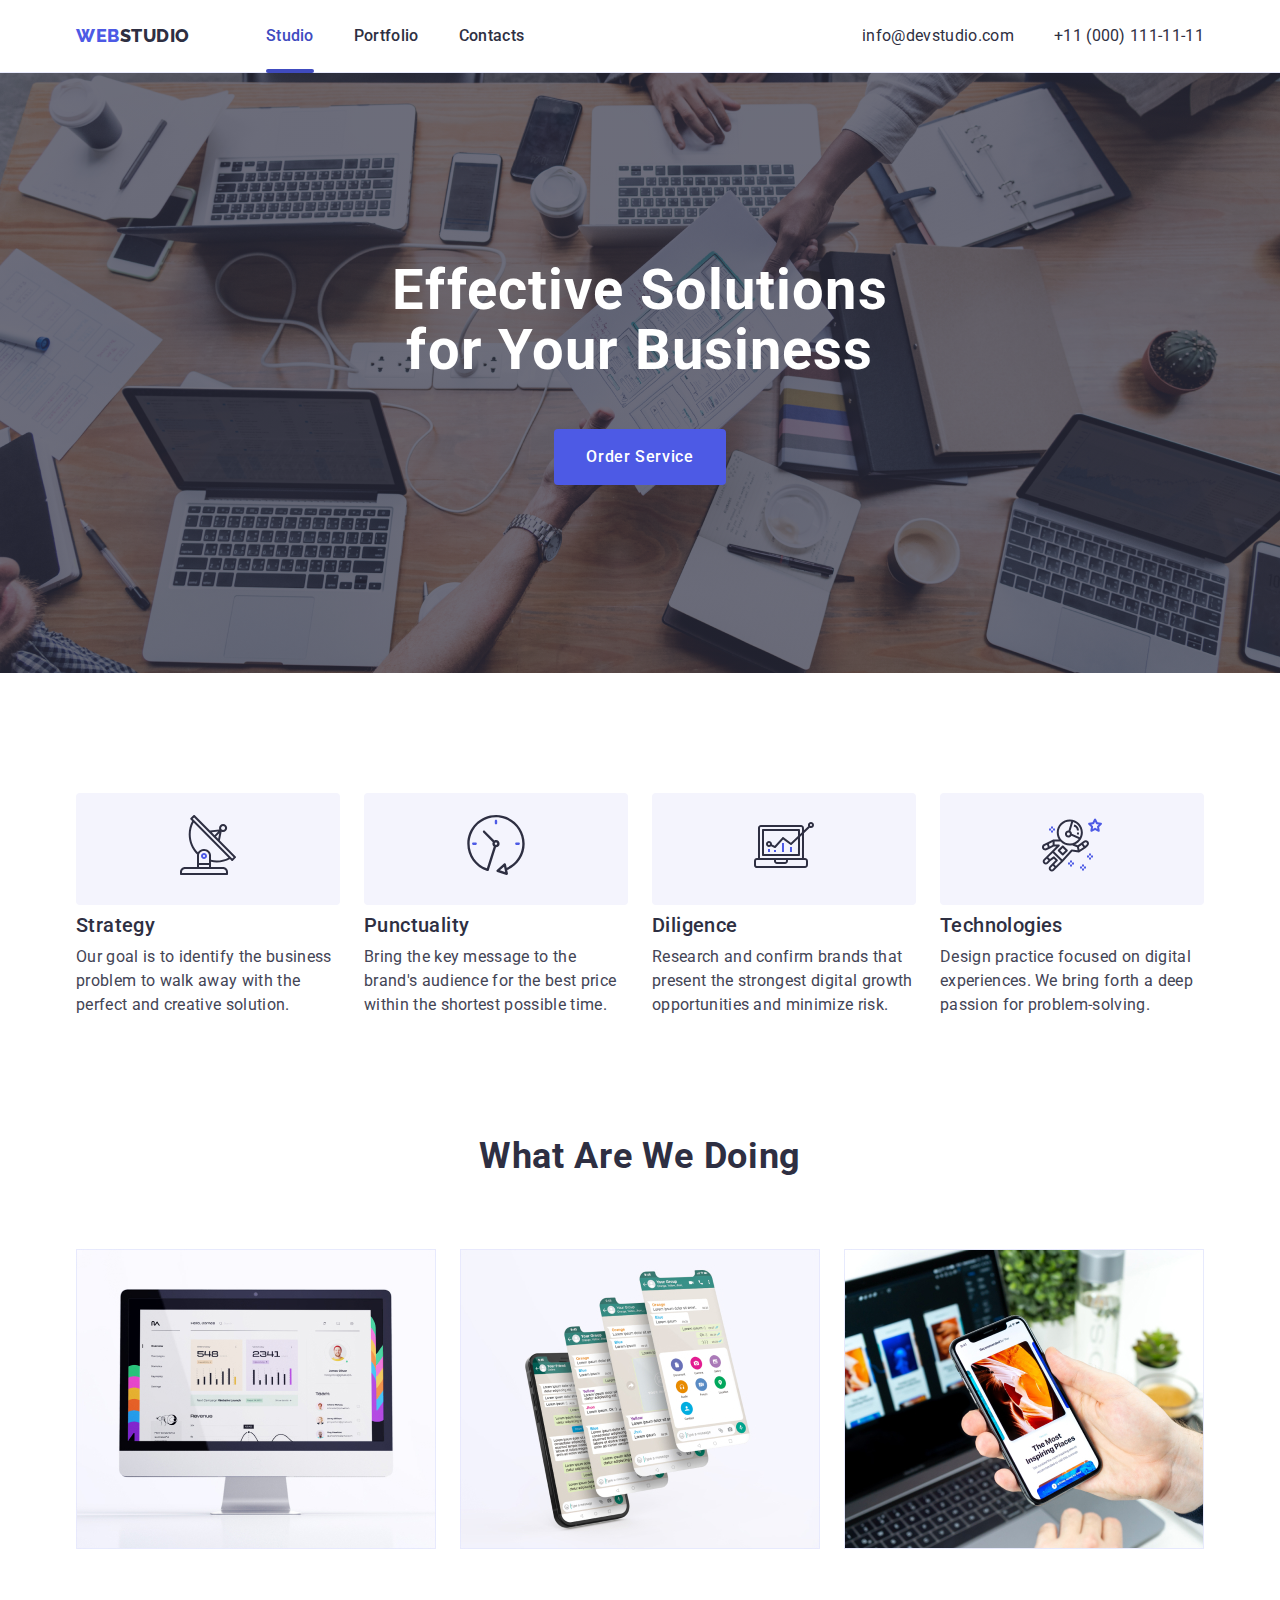
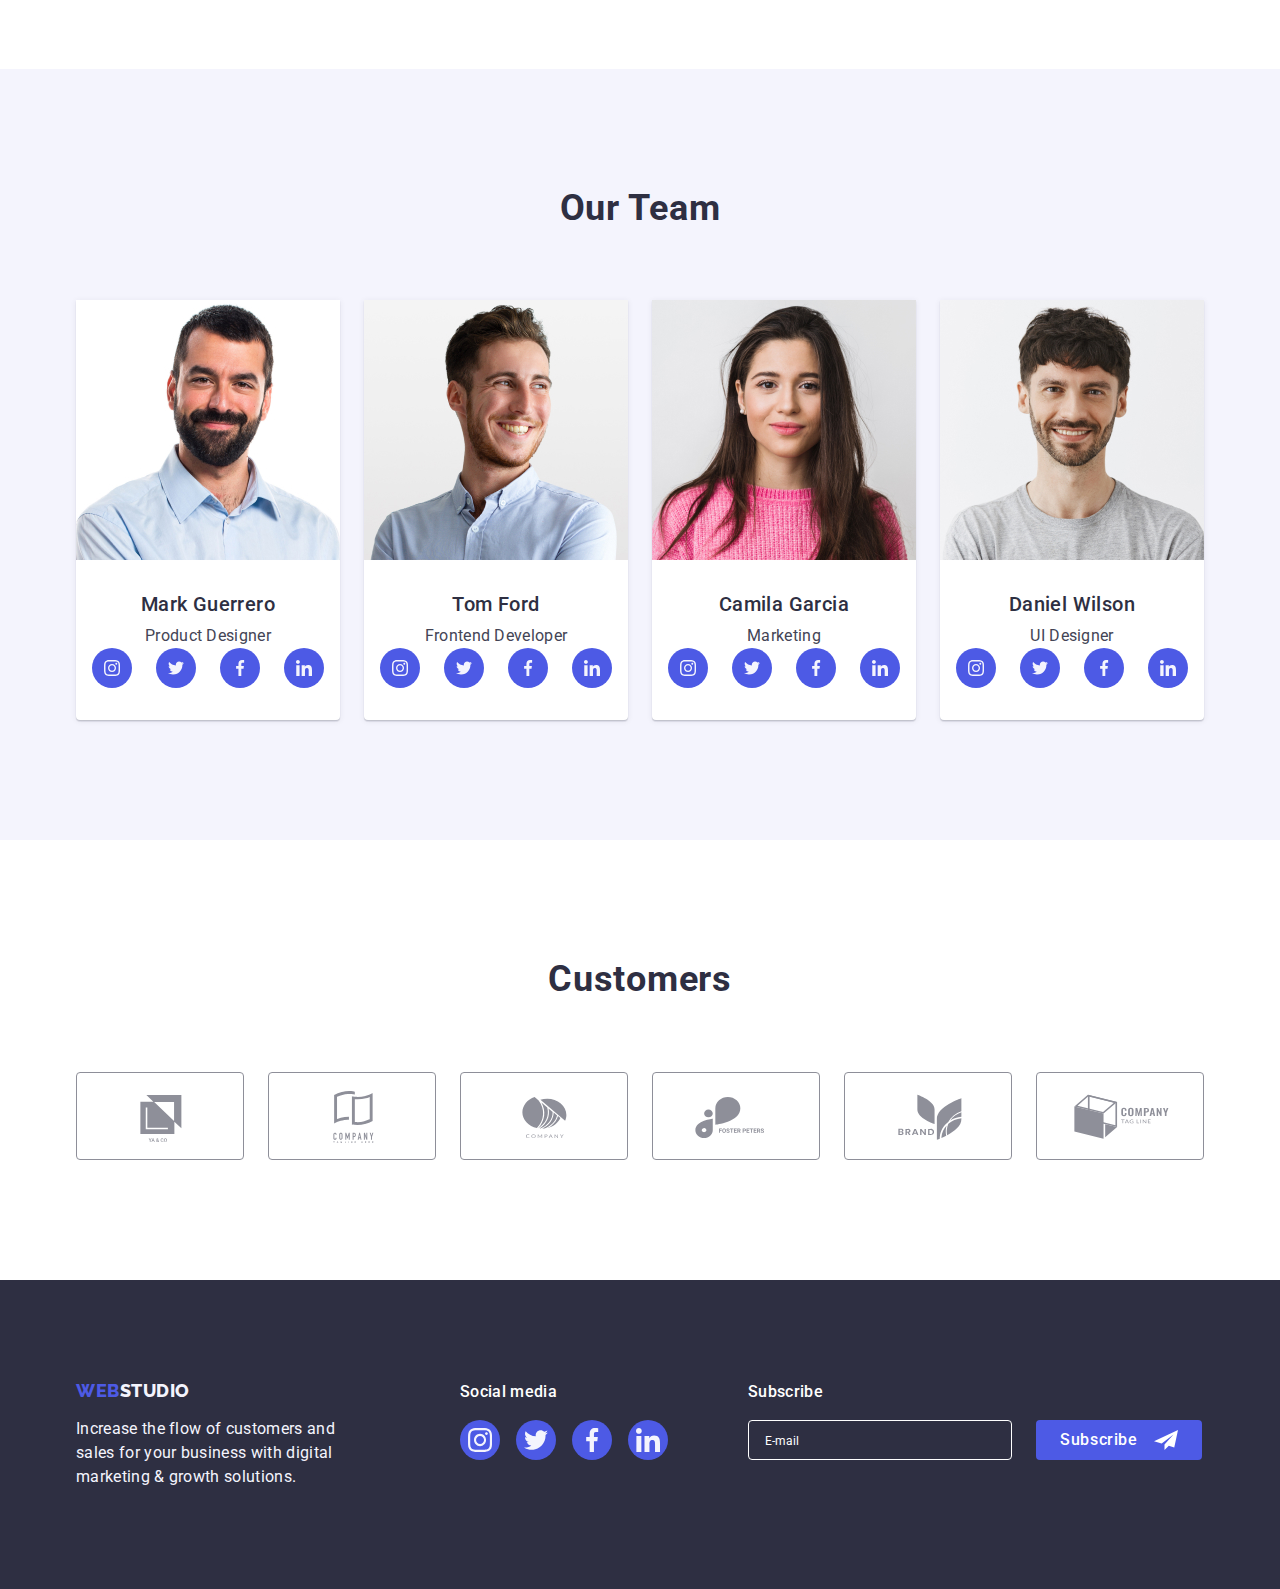
<file: index.html>
<!DOCTYPE html>
<html lang="en">
  <head>
    <meta charset="UTF-8" />
    <meta http-equiv="X-UA-Compatible" content="IE=edge" />
    <meta name="viewport" content="width=device-width, initial-scale=1.0" />
    <title>Document</title>
    <link rel="preconnect" href="https://fonts.googleapis.com" />
    <link rel="preconnect" href="https://fonts.gstatic.com" crossorigin />
    <link
      href="https://fonts.googleapis.com/css2?family=Open+Sans:wght@300&family=Raleway:wght@800&family=Roboto:wght@400;500;700;900&display=swap"
      rel="stylesheet"/>
    <link rel="stylesheet" href="https://cdnjs.cloudflare.com/ajax/libs/modern-normalize/1.1.0/modern-normalize.min.css">
    <link rel="stylesheet" href="./css/styles.css" />
  </head>
  <body class="body">
    <header class="main-header">
      <div class="main-navigation container">
      <nav class="main-navigation">
        <a class="link-logo link" href="./index.html">Web<span class="link-logo-span logo-text">Studio</span></a>
        <ul class="menu list">
          <li class="menu-item">
            <a class="menu-link menu-link-index link" href="./index.html">Studio</a>
          </li>
          <li class="menu-item">
            <a class="menu-link link" href="./portfolio.html">Portfolio</a>
          </li>
          <li class="menu-item">
            <a class="menu-link link" href="">Contacts</a>
          </li>
        </ul>
      </nav>
      <address class="address">
        <ul class="menu menu-stin list">
          <li class="menu-item">
            <a class="menu-link-adresa link" href="mailto:info@devstudio.com"
              >info@devstudio.com</a
            >
          </li>
          <li class="menu-item">
            <a class="menu-link-adresa link" href="tel:+110001111111"
              >+11 (000) 111-11-11</a
            >
          </li>
        </ul>
      </address>
    </div>
    </header>
    <main> 
      <section class="hero hero-image">
        <div class="container">
        <h1 class="main-title">
          Effective Solutions <br class="main-title" />
          for Your Business
        </h1>
        <button class="button-title" type="button" data-modal-open>Order Service</button>
        </div>
      </section>
      <section class="section-one">
        <div class="container">
        <h2 class="sectionn-one fantom list">Nevim Proc</h2>
        <ul class="section-one-one list">
          <li class="section-one-two">
            <div class="ikonky">
              <svg class="ikonka" width="64" height="64">
                <use href="./images/icons.svg#icon-antenna-1-1"></use>
              </svg>
            </div>
            <h3 class="sub-sub-title list">Strategy</h3>
            <p class="complementary-text">
              Our goal is to identify the business problem to walk away with the
              perfect and creative solution.
            </p>
          </li>
          <li class="section-one-two">
            <div class="ikonky">
                <svg class="ikonka" width="64" height="64">
                  <use href="./images/icons.svg#icon-clock-1-1"></use>
                </svg>
            </div>
            <h3 class="sub-sub-title list">Punctuality</h3>
            <p class="complementary-text">
              Bring the key message to the brand's audience for the best price
              within the shortest possible time.
            </p>
          </li>
          <li class="section-one-two">
            <div class="ikonky">
              <svg class="ikonka" width="64" height="64">
                <use href="./images/icons.svg#icon-diagram-1-1"></use>
              </svg>
            </div>
            <h3 class="sub-sub-title list">Diligence</h3>
            <p class="complementary-text">
              Research and confirm brands that present the strongest digital
              growth opportunities and minimize risk.
            </p>
          </li>
          <li class="section-one-two">
            <div class="ikonky">
              <svg class="ikonka" width="64" height="64">
                <use href="./images/icons.svg#icon-astronaut-1-1"></use>
              </svg>
            </div>
            <h3 class="sub-sub-title list">Technologies</h3>
            <p class="complementary-text">
              Design practice focused on digital experiences. We bring forth a
              deep passion for problem-solving.
            </p>
          </li>
        </ul>
      </div>
      </section>
      <section class="section-two">
        <div class="container">
        <h2 class="complementary-title">What are we doing</h2>
        <ul class="section-two-one list flex-conteiner">
          <li class="image"><img src="./images/wawd1.jpg" alt="monitor" width="360" /></li>
          <li class="image"><img src="./images/wawd2.jpg" alt="mobile" width="360" /></li>
          <li class="image"><img src="./images/wawd3.jpg" alt="laptop" width="360" /></li>
        </ul>
        </div>
      </section>
      <section class="section-three">
        <div class="container">
        <h2 class="complementary-title">Our Team</h2>
        <ul class="section-three-one list flex-conteiner">
          <li class="section-three-two">
            <img src="./images/mark.jpg" alt="product designer" width="264" />
            <div class="jmeno-prace">
            <h3 class="sub-sub-title">Mark Guerrero</h3>
            <p class="complementary-text">Product Designer</p>
            <ul class="social-list list ">
              <li class="social-list-item">
                <a href="" class="social-list-link">
                  <svg class="social-list-icon" width="16" height="16">
                    <use href="./images/icons.svg#icon-instagram"></use>
                  </svg>
                </a>
              </li>
              <li class="social-list-item">
                <a href="" class="social-list-link">
                  <svg class="social-list-icon" width="16" height="16">
                    <use href="./images/icons.svg#icon-twitter"></use>
                  </svg>
                </a>
              </li>
              <li class="social-list-item">
                <a href="" class="social-list-link">
                  <svg class="social-list-icon" width="16" height="16">
                    <use href="./images/icons.svg#icon-facebook"></use>
                  </svg>
                </a>
              </li>
              <li class="social-list-item">
                <a href="" class="social-list-link">
                  <svg class="social-list-icon" width="16" height="16">
                    <use href="./images/icons.svg#icon-linkedin"></use>
                  </svg>
                </a>
              </li>
            </ul>
          </div>
          </li>
          <li class="section-three-two">
            <img src="./images/tom.jpg" alt="Frontend Developer" width="264" />
            <div class="jmeno-prace">
            <h3 class="sub-sub-title">Tom Ford</h3>
            <p class="complementary-text">Frontend Developer</p>
            <ul class="social-list list ">
              <li class="social-list-item">
                <a href="" class="social-list-link">
                  <svg class="social-list-icon" width="16" height="16">
                    <use href="./images/icons.svg#icon-instagram"></use>
                  </svg>
                </a>
              </li>
              <li class="social-list-item">
                <a href="" class="social-list-link">
                  <svg class="social-list-icon" width="16" height="16">
                    <use href="./images/icons.svg#icon-twitter"></use>
                  </svg>
                </a>
              </li>
              <li class="social-list-item">
                <a href="" class="social-list-link">
                  <svg class="social-list-icon" width="16" height="16">
                    <use href="./images/icons.svg#icon-facebook"></use>
                  </svg>
                </a>
              </li>
              <li class="social-list-item">
                <a href="" class="social-list-link">
                  <svg class="social-list-icon" width="16" height="16">
                    <use href="./images/icons.svg#icon-linkedin"></use>
                  </svg>
                </a>
              </li>
            </ul>
          </div>
          </li>
          <li class="section-three-two">
            <img src="./images/camila.jpg" alt="Marketing" width="264" />
            <div class="jmeno-prace">
            <h3 class="sub-sub-title">Camila Garcia</h3>
            <p class="complementary-text">Marketing</p>
            <ul class="social-list list ">
              <li class="social-list-item">
                <a href="" class="social-list-link">
                  <svg class="social-list-icon" width="16" height="16">
                    <use href="./images/icons.svg#icon-instagram"></use>
                  </svg>
                </a>
              </li>
              <li class="social-list-item">
                <a href="" class="social-list-link">
                  <svg class="social-list-icon" width="16" height="16">
                    <use href="./images/icons.svg#icon-twitter"></use>
                  </svg>
                </a>
              </li>
              <li class="social-list-item">
                <a href="" class="social-list-link">
                  <svg class="social-list-icon" width="16" height="16">
                    <use href="./images/icons.svg#icon-facebook"></use>
                  </svg>
                </a>
              </li>
              <li class="social-list-item">
                <a href="" class="social-list-link">
                  <svg class="social-list-icon" width="16" height="16">
                    <use href="./images/icons.svg#icon-linkedin"></use>
                  </svg>
                </a>
              </li>
            </ul>
            </div>
          </li>
          <li class="section-three-two">
            <img src="./images/daniel.jpg" alt="UI Designer" width="264" />
            <div class="jmeno-prace">
            <h3 class="sub-sub-title">Daniel Wilson</h3>
            <p class="complementary-text">UI Designer</p>
            <ul class="social-list list ">
              <li class="social-list-item">
                <a href="" class="social-list-link">
                  <svg class="social-list-icon" width="16" height="16">
                    <use href="./images/icons.svg#icon-instagram"></use>
                  </svg>
                </a>
              </li>
              <li class="social-list-item">
                <a href="" class="social-list-link">
                  <svg class="social-list-icon" width="16" height="16">
                    <use href="./images/icons.svg#icon-twitter"></use>
                  </svg>
                </a>
              </li>
              <li class="social-list-item">
                <a href="" class="social-list-link">
                  <svg class="social-list-icon" width="16" height="16">
                    <use href="./images/icons.svg#icon-facebook"></use>
                  </svg>
                </a>
              </li>
              <li class="social-list-item">
                <a href="" class="social-list-link">
                  <svg class="social-list-icon" width="16" height="16">
                    <use href="./images/icons.svg#icon-linkedin"></use>
                  </svg>
                </a>
              </li>
            </ul>
         </div>
          </li>
        </ul>
      </div>
      </section>
      <section class="section-four">
<div class="container">
  <h2 class="complementary-title">Customers</h2>
  <ul class="customers-list-ul list">
  <li class="customers-list">
    <a href="" class="customers-list-link">
      <svg class="customers-list-icon" width="104" height="56">
        <use href="./images/icons.svg#icon-custom1"></use>
      </svg>
    </a>
  </li>
  <li class="customers-list">
    <a href="" class="customers-list-link">
      <svg class="customers-list-icon" width="104" height="56">
        <use href="./images/icons.svg#icon-custom2"></use>
      </svg>
    </a>
  </li>
  <li class="customers-list">
    <a href="" class="customers-list-link">
      <svg class="customers-list-icon" width="104" height="56">
        <use class="use-icon" href="./images/icons.svg#icon-custom3"></use>
      </svg>
    </a>
  </li>
  <li class="customers-list">
    <a href="" class="customers-list-link">
      <svg class="customers-list-icon" width="104" height="56">
        <use href="./images/icons.svg#icon-custom4"></use>
      </svg>
    </a>
  </li>
  <li class="customers-list">
    <a href="" class="customers-list-link">
      <svg class="customers-list-icon" width="104" height="56">
        <use href="./images/icons.svg#icon-custom5"></use>
      </svg>
    </a>
  </li>
  <li class="customers-list">
    <a href="" class="customers-list-link">
      <svg class="customers-list-icon" width="104" height="56">
        <use href="./images/icons.svg#icon-custom6"></use>
      </svg>
    </a>
  </li>
  </ul>
</div>
      </section>
    </main>
    <footer class="footer">
      <div class="footer-div container">
      <div class="footer-div-div">
            <a class="link-logo-buffer  link" href="./index.html"
        >Web<span class="logo-text-buffer">Studio</span></a
      >
      <p class="complementary-text-footer">
        Increase the flow of customers and sales for your business with digital
        marketing & growth solutions.
      </p>   
    </div>
    <div class="second-footer-div">
      <p class="complementary-text-footer-second">Social media</p>
      <ul class="social-list-footer list ">
              <li class="social-list-item-footer">
                <a href="" class="social-list-link-footer">
                  <svg class="social-list-icon-footer" width="24" height="24">
                    <use href="./images/icons.svg#icon-instagram"></use>
                  </svg>
                </a>
              </li>
              <li class="social-list-item-footer">
                <a href="" class="social-list-link-footer">
                  <svg class="social-list-icon-footer" width="24" height="24">
                    <use href="./images/icons.svg#icon-twitter"></use>
                  </svg>
                </a>
              </li>
              <li class="social-list-item-footer">
                <a href="" class="social-list-link-footer">
                  <svg class="social-list-icon-footer" width="24" height="24">
                    <use href="./images/icons.svg#icon-facebook"></use>
                  </svg>
                </a>
              </li>
              <li class="social-list-item-footer">
                <a href="" class="social-list-link-footer">
                  <svg class="social-list-icon-footer" width="24" height="24">
                    <use href="./images/icons.svg#icon-linkedin"></use>
                  </svg>
                </a>
              </li>
            </ul>
       </div>
            <div class="subscribe">
      <p class="subscribe-title">Subscribe</p>
      <form class="footer-subscribe-form">
      <label for="submit-email" class="footer-subscribe-label"></label>
      <input class="footer-subscribe-input" type="email" name="submit-email" id="submit-email" placeholder="E-mail">
      <button class="footer-subscribe-btn">Subscribe</button>
    </form>
    </div>
    </div>
    </footer>
  <div class="backdrop is-hidden" data-modal>
<div class="modal">
  <button type="button" class="modal-class-button" data-modal-close>
        <svg class="modal-window" width="8" height="8">
  <use href="./images/icons.svg#icon-close-but"></use>
</svg>
  </button>

      <strong class="modal-strong"
          >Leave your contacts and we will call you back</strong
        >
        <form class="modal-form">
          <ul class="list modal-form-ul">
            <li class="modal-form-li">
              <label class="modal-label" for="modal_name">Name</label>
              <div class="modal-label-div">
                <input
                  class="modal-input"
                  type="text"
                  name="modal_name"
                  id="modal_name"
                />
                <svg width="18" height="18" class="modal-svg">
                  <use href="./images/icons.svg#icon-clovicek-spravna"></use>
                </svg>
              </div>
            </li>
            <li class="modal-form-li">
              <label class="modal-label" for="modal_phone">Phone</label>
              <div class="modal-label-div">
                <input
                  class="modal-input"
                  type="text"
                  name="modal_phone"
                  id="modal_phone"
                />
                <svg width="18" height="24" class="modal-svg">
                  <use href="./images/icons.svg#icon-telefon-spravni-rozmer"></use>
                </svg>
              </div>
            </li>
            <li class="modal-form-li">
              <label class="modal-label" for="modal_email">Email</label>
              <div class="modal-label-div">
                <input
                  class="modal-input"
                  type="text"
                  name="modal_email"
                  id="modal_email"
                />
                <svg width="18" height="24" class="modal-svg">
                  <use href="./images/icons.svg#icon-obalak-spravna"></use>
                </svg>
              </div>
            </li>
            <li class="modal-form-li">
              <label class="modal-label" for="modal_comment">Comment</label>
              <textarea
                class="modal-comment"
                name="Comment"
                id="modal_comment"
                rows="6"
                placeholder="Text input"
              ></textarea>
            </li>
          </ul>

          <label class="form-label-agree">
            <input class="form-agree-input" type="checkbox" />

            <span class="form-agree-text"
              >I accept the terms and conditions of the
              <a class="form-agree-link" href="">Privacy Policy</a></span
            >
          </label>

          <button class="modal-title-button" type="submit">Send</button>
        </form>
</div>
</div>

<script src="./js/modal.js"></script>
  </body>
</html>
</file>
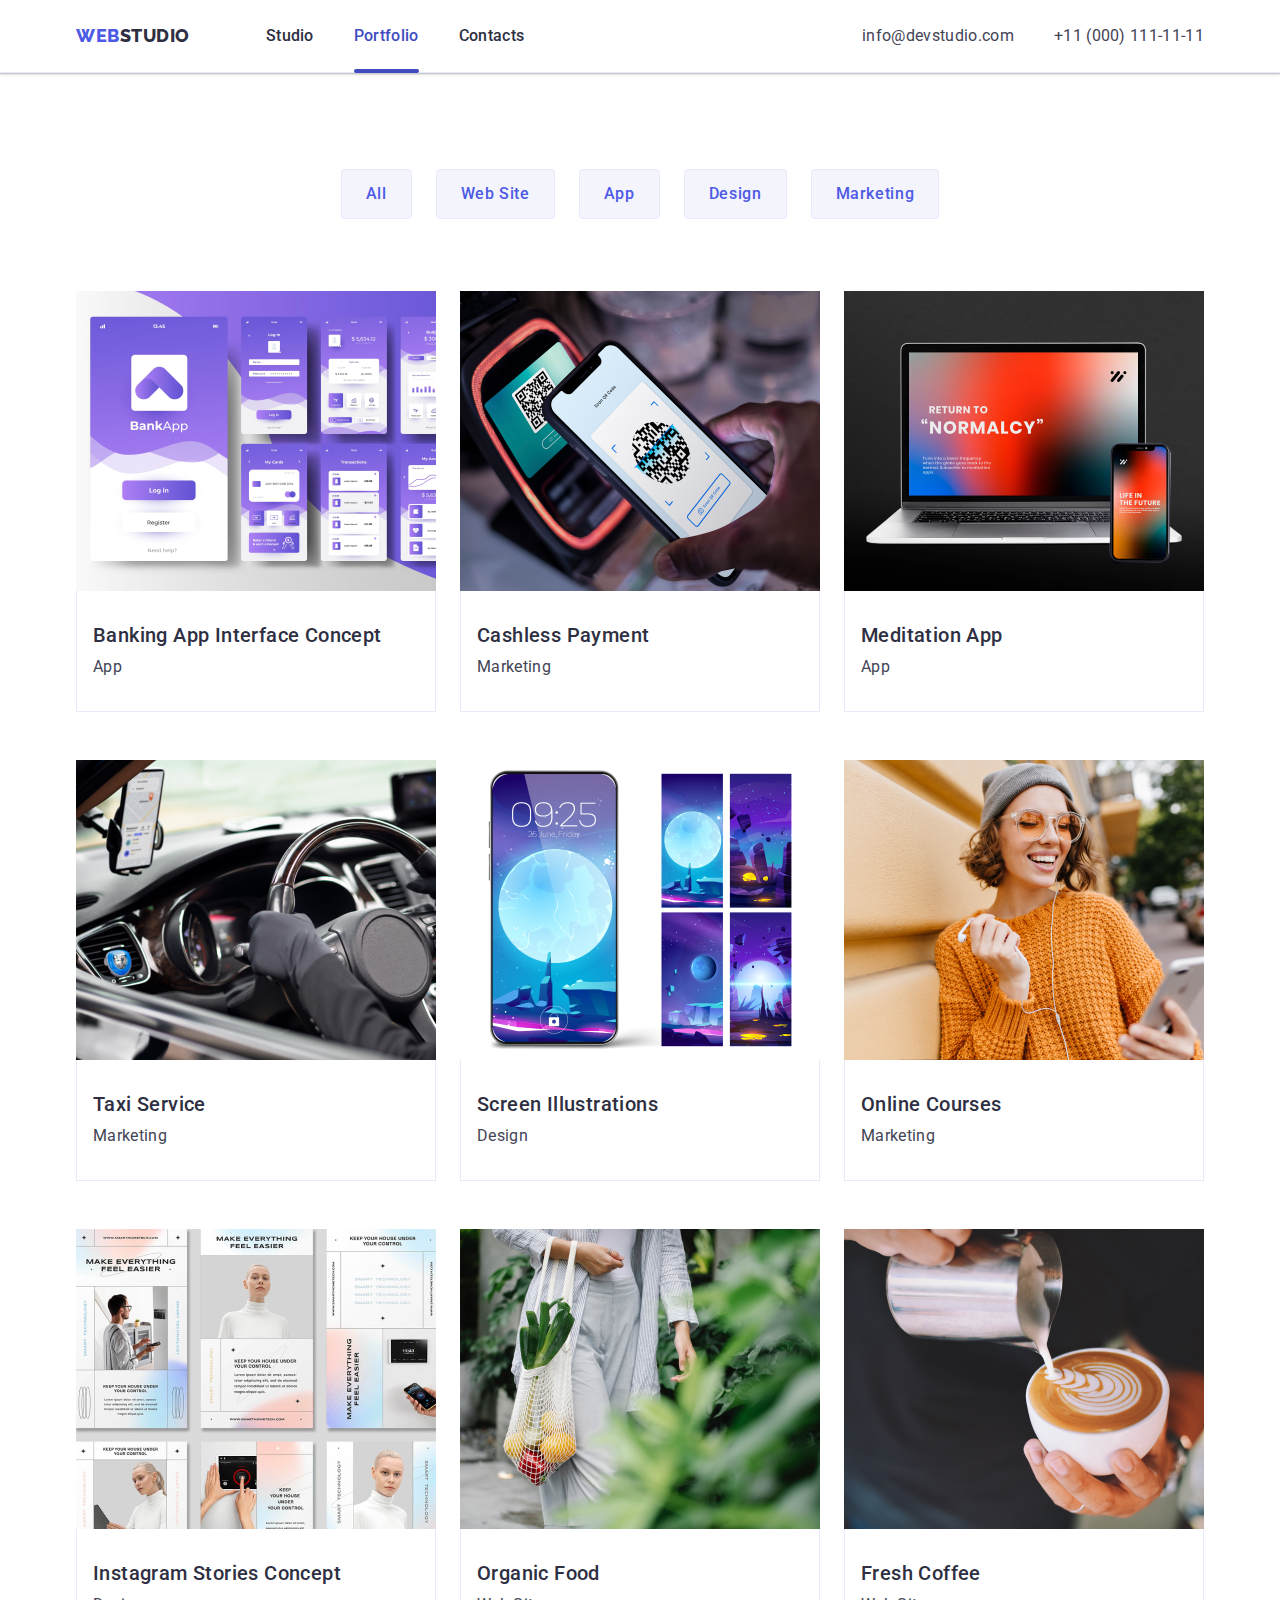
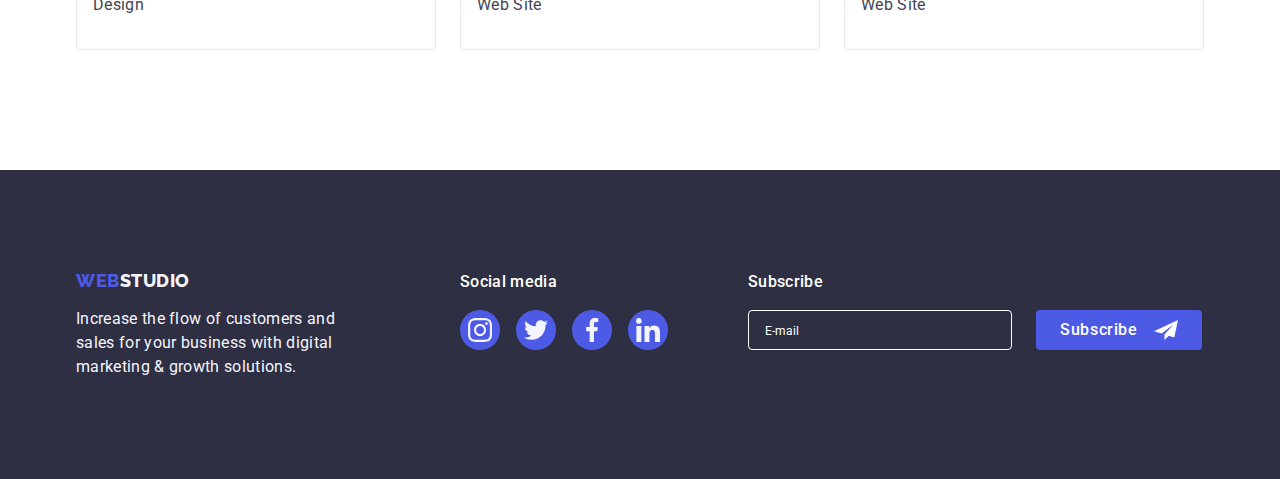
<file: portfolio.html>
<!DOCTYPE html>
<html lang="en">
  <head>
    <meta charset="UTF-8" />
    <meta http-equiv="X-UA-Compatible" content="IE=edge" />
    <meta name="viewport" content="width=device-width, initial-scale=1.0" />
    <title>Document</title>
    <link rel="preconnect" href="https://fonts.googleapis.com" />
    <link rel="preconnect" href="https://fonts.gstatic.com" crossorigin />
    <link
      href="https://fonts.googleapis.com/css2?family=Open+Sans:wght@300&family=Raleway:wght@800&family=Roboto:wght@400;500;700;900&display=swap"
      rel="stylesheet"/>
    <link
      rel="stylesheet"
      href="https://cdnjs.cloudflare.com/ajax/libs/modern-normalize/1.1.0/modern-normalize.min.css"/>
    <link rel="stylesheet" href="./css/styles.css"/>
  </head>
  <body class="body">
    <header class="main-header">
      <div class="main-navigation container">
        <nav class="main-navigation">
          <a class="link-logo link" href="./index.html"
            >Web<span class="logo-text">Studio</span></a
          >
          <ul class="menu list">
            <li class="menu-item">
              <a class="menu-link  link" href="./index.html">Studio</a>
            </li>
            <li class="menu-item">
              <a class="menu-link menu-link-index link" href="./portfolio.html">Portfolio</a>
            </li>
            <li class="menu-item">
              <a class="menu-link link" href="">Contacts</a>
            </li>
          </ul>
        </nav>
        <address class="address">
          <ul class="menu list">
            <li class="menu-item">
              <a
                class="menu-link-adresa-port link"
                href="mailto:info@devstudio.com"
                >info@devstudio.com</a
              >
            </li>
            <li class="menu-item">
              <a class="menu-link-adresa-port link" href="tel:+110001111111"
                >+11 (000) 111-11-11</a
              >
            </li>
          </ul>
        </address>
      </div>
    </header>
    <main>
      <section class="hero-port">
        <div class="container">
          <h1 class="fantom">Nevim proc</h1>
          <ul class="list button-list">
            <li class="list">
              <button class="button-title-port-all" type="button">All</button>
            </li>
            <li class="list">
              <button class="button-title-port-all" type="button">
                Web Site
              </button>
            </li>
            <li class="list">
              <button class="button-title-port-all" type="button">App</button>
            </li>
            <li class="list">
              <button class="button-title-port-all" type="button">
                Design
              </button>
            </li>
            <li class="list">
              <button class="button-title-port-all" type="button">
                Marketing
              </button>
            </li>
          </ul>
          <ul class="list link second-list">
            <li class="link list second-list-list">
              <a class="list link portfolio-link" href="">
                <div class="image-wrapper">
                <img src="./images/jedna.jpg" alt="BankingApp" />
                <p class="overlay">14 Stylish and User-Friendly App Design Concepts · Task Manager App · Calorie Tracker App · Exotic Fruit Ecommerce App · Cloud Storage App</p>
                </div>
                <div class="content">
                  <h2 class="second-title">Banking App Interface Concept</h2>
                  <p class="second-text">App</p>
                </div>
              </a>
            </li>
            <li class="link list second-list-list">
              <a class="list link portfolio-link" href="">
                 <div class="image-wrapper">
                <img src="./images/dva.jpg" alt="PlatebniBrana" />
                <p class="overlay">14 Stylish and User-Friendly App Design Concepts · Task Manager App · Calorie Tracker App · Exotic Fruit Ecommerce App · Cloud Storage App</p>
                </div>
                <div class="content stin">
                  <h2 class="second-title">Cashless Payment</h2>
                  <p class="second-text">Marketing</p>
                </div>
              </a>
            </li>
            <li class="link list second-list-list">
              <a class="list link portfolio-link" href="">
                <div class="image-wrapper">
                <img src="./images/tri.jpg" alt="Laptop" />
                <p class="overlay">14 Stylish and User-Friendly App Design Concepts · Task Manager App · Calorie Tracker App · Exotic Fruit Ecommerce App · Cloud Storage App</p>
                </div>
                <div class="content">
                  <h2 class="second-title">Meditation App</h2>
                  <p class="second-text">App</p>
                </div>
              </a>
            </li>
            <li class="link list second-list-list">
              <a class="list link portfolio-link" href="">
                <div class="image-wrapper">
                <img src="./images/ctiri.jpg" alt="Ridic" />
                <p class="overlay">14 Stylish and User-Friendly App Design Concepts · Task Manager App · Calorie Tracker App · Exotic Fruit Ecommerce App · Cloud Storage App</p>
                </div>
                <div class="content">
                  <h2 class="second-title">Taxi Service</h2>
                  <p class="second-text">Marketing</p>
                </div>
              </a>
            </li>
            <li class="link list second-list-list">
              <a class="list link portfolio-link" href="">
                <div class="image-wrapper">
                <img src="./images/pet.jpg" alt="Mobile" />
                <p class="overlay">14 Stylish and User-Friendly App Design Concepts · Task Manager App · Calorie Tracker App · Exotic Fruit Ecommerce App · Cloud Storage App</p>
                </div>
                <div class="content">
                  <h2 class="second-title">Screen Illustrations</h2>
                  <p class="second-text">Design</p>
                </div>
              </a>
            </li>
            <li class="link list second-list-list">
               <a class="list link portfolio-link" href="">
              <div class="image-wrapper">
                <img src="./images/sest.jpg" alt="PeknaHolka" />
                <p class="overlay">14 Stylish and User-Friendly App Design Concepts · Task Manager App · Calorie Tracker App · Exotic Fruit Ecommerce App · Cloud Storage App</p>
                </div>
                <div class="content">
                  <h2 class="second-title">Online Courses</h2>
                  <p class="second-text">Marketing</p>
                </div>
              </a>
            </li>
            <li class="link list second-list-list">
              <a class="list link portfolio-link" href="">
               <div class="image-wrapper">
                <img src="./images/sedm.jpg" alt="Picovina" />
                <p class="overlay">14 Stylish and User-Friendly App Design Concepts · Task Manager App · Calorie Tracker App · Exotic Fruit Ecommerce App · Cloud Storage App</p>
                </div>
                <div class="content">
                  <h2 class="second-title">Instagram Stories Concept</h2>
                  <p class="second-text">Design</p>
                </div>
              </a>
            </li>
            <li class="list link second-list-list">
              <a class="list link portfolio-link" href="">
                <div class="image-wrapper">
                <img src="./images/osm.jpg" alt="nakup" />
                <p class="overlay">14 Stylish and User-Friendly App Design Concepts · Task Manager App · Calorie Tracker App · Exotic Fruit Ecommerce App · Cloud Storage App</p>
                </div>
                <div class="content">
                  <h2 class="second-title">Organic Food</h2>
                  <p class="second-text">Web Site</p>
                </div>
              </a>
            </li>
            <li class="link list second-list-list">
              <a class="link list portfolio-link" href="">
                <div class="image-wrapper">
                <img src="./images/devet.jpg" alt="coffee" />
                <p class="overlay">14 Stylish and User-Friendly App Design Concepts · Task Manager App · Calorie Tracker App · Exotic Fruit Ecommerce App · Cloud Storage App</p>
               </div>
                <div class="content">
                  <h2 class="second-title">Fresh Coffee</h2>
                  <p class="second-text">Web Site</p>
                </div>
              </a>
            </li>
          </ul>
        </div>
      </section>
    </main>
 <footer class="footer">
      <div class="footer-div container">
      <div class="footer-div-div">
            <a class="link-logo-buffer  link" href="./index.html"
        >Web<span class="logo-text-buffer">Studio</span></a
      >
      <p class="complementary-text-footer">
        Increase the flow of customers and sales for your business with digital
        marketing & growth solutions.
      </p>   
    </div>
    <div class="second-footer-div">
      <p class="complementary-text-footer-second">Social media</p>
      <ul class="social-list-footer list ">
              <li class="social-list-item-footer">
                <a href="" class="social-list-link-footer">
                  <svg class="social-list-icon-footer" width="24" height="24">
                    <use href="./images/icons.svg#icon-instagram"></use>
                  </svg>
                </a>
              </li>
              <li class="social-list-item-footer">
                <a href="" class="social-list-link-footer">
                  <svg class="social-list-icon-footer" width="24" height="24">
                    <use href="./images/icons.svg#icon-twitter"></use>
                  </svg>
                </a>
              </li>
              <li class="social-list-item-footer">
                <a href="" class="social-list-link-footer">
                  <svg class="social-list-icon-footer" width="24" height="24">
                    <use href="./images/icons.svg#icon-facebook"></use>
                  </svg>
                </a>
              </li>
              <li class="social-list-item-footer">
                <a href="" class="social-list-link-footer">
                  <svg class="social-list-icon-footer" width="24" height="24">
                    <use href="./images/icons.svg#icon-linkedin"></use>
                  </svg>
                </a>
              </li>
            </ul>
            </div>
               <div class="subscribe">
    <p class="subscribe-title">Subscribe</p>
    <div class="footer-subscribe-form">
    <label for="submit-email" class="footer-subscribe-label"></label>
    <input class="footer-subscribe-input" type="email" name="submit-email" id="submit-email" placeholder="E-mail">
    <button class="footer-subscribe-btn">Subscribe</button>
    </div>
    </div>
    </footer>
  </body>
</html>
</file>
<file: css/styles.css>
.list {
  padding: 0;
  margin: 0;
  list-style: none;
}

.link {
  text-decoration: none;
}

img {
  display: block;
}

:root {
  --font-family: "Roboto", sans-serif;
  --background-color: #ffffff;
  --address-color: #2e2f42;
  --adres-colr: #434455;
  --hero-color: #2e2f42;
  --portfolio-color: #4d5ae5;
  --portfolio-backroud: #f4f4fd;
  --ramecek-tlacitka: #e7e9fc;
  --pro-tlacitka-4-sekce: #404bbf;
  --sekce-pet:#8e8f99;
}

.body {
  font-family: var(--font-family);
  color: var(--adres-colr);
  background-color: var(--background-color);
}

.container {
  margin-left: auto;
  margin-right: auto;
  width: 1158px;
  padding-left: 15px;
  padding-right: 15px;
}

.main-header {
  border-bottom: 1px solid #e7e9fc;
  box-shadow: 0px 2px 1px rgba(46, 47, 66, 0.08), 0px 1px 1px rgba(46, 47, 66, 0.16), 0px 1px 6px rgba(46, 47, 66, 0.08);
}



.main-navigation {
  display: flex;
  align-items: center;
}

.menu {
  display: flex;
}

.menu li:not(:last-child) {
  margin-right: 40px;
}

.link-logo {
  display: block;
  margin-right: 76px;

  font-family: "Raleway", sans-serif;
  font-style: normal;
  font-weight: 800;
  font-size: 18px;
  line-height: 1.17;
  letter-spacing: 0.03em;
  text-transform: uppercase;
  color: #4d5ae5;
  display: inline-block;
}

.link-logo-span {
  display: block;

  font-family: "Raleway", sans-serif;
  font-style: normal;
  font-weight: 800;
  font-size: 18px;
  line-height: 1.17;
  letter-spacing: 0.03em;
  text-transform: uppercase;
  color: #4d5ae5;
  display: inline-block;
}

.logo-text {
  color: var(--address-color);
}

.menu-link {
  display: block;
  padding-top: 24px;
  padding-bottom: 24px;
  font-style: normal;
  font-weight: 500;
  font-size: 16px;
  line-height: 1.5;
  letter-spacing: 0.02em;
  color: var(--address-color);
  transition: color 250ms cubic-bezier(0.4, 0, 0.2, 1);
}

.menu-link-adresa {
  font-style: normal;
  font-weight: 400;
  font-size: 16px;
  line-height: 1.5;
  letter-spacing: 0.02em;
  color: var(--address-color);

    transition: color 250ms cubic-bezier(0.4, 0, 0.2, 1);
}

.menu-link:hover,
.menu-link:focus{
  color: #404bbf;
}

.menu-link-adresa:hover,
.menu-link-adresa:focus {
  color: #404bbf;
}



.menu-link-index::after{
  position: absolute;
  content:"" ;
  display: block;

  width: 100%;
  left: 0;
  bottom: -1px;
  height: 4px;

  background-color: var(--pro-tlacitka-4-sekce);
  border-radius: 2px;

}

.menu-link-index{
  position: relative;
  color:#404bbf;
  transition: color 250ms cubic-bezier(0.4, 0, 0.2, 1);
}

.address {
  margin-left: auto;
  font-style: normal;
  color: var(--adres-colr);
}

.hero {
  background-image: linear-gradient(
      rgba(46, 47, 66, 0.7),
      rgba(46, 47, 66, 0.7)
    ),
    url(../images/office.jpg);
  height: 600px;
  max-width: 1440px;
  background-repeat: no-repeat;
  background-position: center;
  background-size: cover;
  margin-left: auto;
  margin-right: auto;

  padding-top: 188px;
  padding-bottom: 188px;
  background-color: var(--hero-color);
  text-align: center;
}

.main-title {
  margin-left: auto;
  margin-right: auto;
  max-width: 496px;
  margin-top: 0;
  margin-bottom: 48px;
  font-weight: 700;
  font-size: 56px;
  line-height: 1.07;
  letter-spacing: 0.02em;
  color: var(--background-color);
}

.button-title {
  margin-left: auto;
  margin-right: auto;
  height: 56px;
  margin-top: 0;
  margin-bottom: 0;
  display: inline-block;
  border-radius: 4px;
  padding: 16px 32px;
  min-width: 169px;
  border: none;
  transition: background-color 250ms cubic-bezier(0.4, 0, 0.2, 1);

  font-family: var(--font-family);
  font-style: normal;
  font-weight: 500;
  font-size: 16px;
  line-height: 1.5;
  letter-spacing: 0.04em;
  background-color: var(--portfolio-color);
  color: var(--background-color);
  cursor: pointer;
  text-align: center;
  display: flex;
  flex-wrap: wrap;
  display: block;
}

.button-title:hover,
.button-title:focus {
  background-color: #404bbf;
}

.section-one {
  padding-top: 120px;
  padding-bottom: 120px;
}

.ikonky {
  width: 264px;
  height: 112px;
  left: 0;
  top: 0;
  background-color: var(--portfolio-backroud);
  border-radius: 4px;
  display: flex;
  align-items: center;
  justify-content: center;
  margin-bottom: 8px;
}

.ikonka {
  background-color: var(--portfolio-backroud);
  display: flex;
  justify-content: center;
  align-items: center;
  height: 112px;
  border-radius: 4px;
  margin-bottom: 8px;
  height: 64px;
  width: 60px;
  left: 2px;
  top: 0;
  border-radius: 0;
}

.fantom {
  visibility: hidden;
  pointer-events: none;
  position: absolute;
}

.flex-conteiner {
  display: flex;
  flex-wrap: wrap;
}

.section-one-two {
  width: calc((100% - 72px) / 4);
}

.section-one .section-one-two:not(:last-child) {
  margin-right: 24px;
}

.section-one-one {
  display: flex;
  flex-wrap: wrap;
}

.sub-sub-title {
  margin-top: 0;
  margin-bottom: 8px;
  font-weight: 500;
  font-size: 20px;
  line-height: 1.2;
  letter-spacing: 0.02em;
  color: var(--address-color);
}

.complementary-text {
  margin-top: 0;
  margin-bottom: 0px;
  font-weight: 400;
  font-size: 16px;
  line-height: 1.5;
  letter-spacing: 0.02em;
  color: var(--adres-colr);
}

.social-list {
  display: flex;
  justify-content: center;
  gap: 24px;
}

.social-list-item {
  display: block;
  justify-content: center;
  align-items: center;
  gap: 24px;
  height: 40px;
  width: 40px;
}

.social-list-link {
  display: flex;
  justify-content: center;
  align-items: center;
  width: 100%;
  height: 100%;
  border-radius: 50%;
  background-color: var(--portfolio-color);
  margin-bottom: 0px;
  transition: background-color 250ms cubic-bezier(0.4, 0, 0.2, 1);
}

.social-list-link:hover, 
.social-list-link:focus {
  background-color: var(--pro-tlacitka-4-sekce);
}

.social-list-icon {
  fill: var(--portfolio-backroud);
}

.section-two {
  padding-top: 0;
  padding-bottom: 120px;
}

.section-two-one .image {
  width: calc((100% - 48px) / 3);
  /*box-shadow: 0px 1px 6px rgba(46, 47, 66, 0.08),
    0px 1px 1px rgba(46, 47, 66, 0.16), 0px 2px 1px rgba(46, 47, 66, 0.08);*/
}

.section-two .section-two-one .image:not(:last-child) {
  margin-right: 24px;
}
.complementary-title {
  margin-top: 0;
  margin-bottom: 72px;
  font-weight: 700;
  font-size: 36px;
  line-height: 1.1;
  text-align: center;
  letter-spacing: 0.02em;
  text-transform: capitalize;
  color: #2e2f42;
}

.section-three {
  padding-top: 120px;
  padding-bottom: 120px;
  background-color: var(--portfolio-backroud);
}

.section-three-two {
  background-color: var(--background-color);
  box-shadow: 0px 1px 6px rgba(46, 47, 66, 0.08),
    0px 1px 1px rgba(46, 47, 66, 0.16), 0px 2px 1px rgba(46, 47, 66, 0.08);
}

.footer {
  background-color: var(--address-color);
}
.complementary-text-footer {
  margin-top: 0;
  margin-bottom: 0;
  padding-top: 0;
  padding-bottom: 0;
  width: 264px;

  font-weight: 400;
  font-size: 16px;
  line-height: 1.5;
  letter-spacing: 0.02em;
  color: #f4f4fd;
}

.logo-text-buffer {
  color: #f4f4fd;
}

.section-three-one {
  display: flex;
  gap: 24px;
  text-align: center;
}

.section-three-two {
  width: calc((100% - 72px) / 4);
  border-radius: 0px 0px 4px 4px;
}

.jmeno-prace {
  padding: 32px 0;
}

.section-four {
  padding-top: 120px;
  padding-bottom: 120px;
}

.customers-list-ul{
  display: flex;
  justify-content: center;
  gap: 24px;
}

.customer-list {
  width: calc((100% - 120px) / 6);
  height: 88px;
  display: flex;
  justify-content: center;
  align-items: center;
  gap: 24px;
}



.customers-list-link {
  display: flex;
  justify-content: center;
  align-items: center;
  border-radius: 50%;
  background-color: var(--background-color);
  border-radius: 4px;
  border: 1px solid #8e8f99;
  color:var(--sekce-pet);
  width: 168px;
  height: 88px;
  transition: border-color 250ms cubic-bezier(0.4, 0, 0.2, 1), color 250ms cubic-bezier(0.4, 0, 0.2, 1);

  fill:rgba(142, 143, 153, 1);
}
.customers-list-link:hover,
.customers-list-link:focus{
  fill: var(--pro-tlacitka-4-sekce);
   border-color: var(--pro-tlacitka-4-sekce);
  color: var(--pro-tlacitka-4-sekce);
}



.footer {
  padding-top: 100px;
  padding-bottom: 100px;
}
.logo-text-buffer {
  margin-bottom: 16px;
}

.link-logo-buffer {
  margin-bottom: 16px;

  font-family: "Raleway", sans-serif;
  font-style: normal;
  font-weight: 800;
  font-size: 18px;
  line-height: 1.17;
  letter-spacing: 0.03em;
  text-transform: uppercase;
  color: #4d5ae5;
  display: inline-block;
}

.footer-div{
  display: flex;
  align-items: baseline;
  /*margin-right: 120px;*/
  
}

.footer-div-div{
  display:block;
  margin-right: 120px;
}

.second-footer-div{
  display: block;
  justify-content: center;
  /*gap: 120px;*/
}

.complementary-text-footer-second{
    margin-top: 0;
  margin-bottom: 0;
  padding-top: 0;
  padding-bottom: 0;
  font-weight: 500;
  font-size: 16px;
  line-height: 1.5;
  letter-spacing: 0.02em;
  color: var(--background-color);
  margin-bottom: 16px;
}

.social-list-footer{
  display: flex;
  justify-content: center;
  gap: 16px;
}

.social-list-item-footer{
  display: block;
  justify-content: center;
  align-items: center;
  gap: 16px;
  height: 40px;
  width: 40px;
}

.social-list-link-footer{
  display: flex;
  justify-content: center;
  align-items: center;
  border-radius: 50%;
  background-color: var(--portfolio-color);
  margin-bottom: 0px;
  width: 100%;
  height: 100%;
  transition: background-color 250ms cubic-bezier(0.4, 0, 0.2, 1);
}

.social-list-link-footer:hover,
.social-list-link-footer:focus{
  background-color: #31d0aa;
}

.social-list-icon-footer{
  fill: var(--portfolio-backroud);
}

/*subscribe*/

.subscribe{
  margin-left: 80px;
}

.subscribe-title{
  margin: 0;
  font-family: var(--font-family);
  margin-bottom: 16px;
  font-weight: 500;
  font-size: 16px;
  line-height: 1.5;
  letter-spacing: 0.02em;
  color: var(--background-color);
}

.footer-subscribe-form{
  display: flex;

}



.footer-subscribe-input{
  width: 264px;
  margin: 0;
  border-radius: 4px;
  border: 1px solid var(--background-color);
  background-color: var(--hero-color);
  color: var(--background-color);
  padding: 8px 16px;
}

.footer-subscribe-input::placeholder{
  font-size: 12px;
  line-height: 2;
  color: var(--background-color);
}

.footer-subscribe-btn{
  display: inline-flex;
  align-items: center;
  justify-content: center;

  border: none;
  padding: 8px 24px;
  border-radius: 4px;

  background-color: var(--portfolio-color);
  color: var(--background-color);

  font-family: var(--font-family);
  font-style: normal;
  font-weight: 500;
  font-size: 16px;
  line-height: 1.5;
  letter-spacing: 0.04em;

  cursor: pointer;
  min-height: 40px;
  margin-left: 24px;
 
}

.footer-subscribe-btn::after{
  content: '';
  display: inline-block;
  width: 24px;
  height: 20px;
  margin-left: 16px;
  background-image: url(../images/icon\ send.svg);
}

.modal-strong {
  display: block;
  font-size: 16px;
  line-height: 1.5;
  text-align: center;
  letter-spacing: 0.02em;
  color: var(--address-color);
  margin-bottom: 16px;
}

.modal-form {
  display: block;
}
.modal-form-ul {
  padding: 0;
  margin: 0;
}
.modal-form-li:not(:last-child) {
  display: block;
  margin-bottom: 8px;
}

.modal-label {
  font-size: 12px;
  line-height: 1.17;
  letter-spacing: 0.04em;
  color: #8e8f99;
  margin-bottom: 4px;
  display: block;
}

.modal-label-div {
  display: block;
  position: relative;
  margin-bottom: 8px;
}

.modal-input {
  width: 100%;
  height: 40px;
  padding: 0;
  padding-left: 40px;
  border-radius: 4px;
  outline: transparent;
  outline-offset: -1px;
  border: 1px solid rgba(46, 47, 66, 0.4);
}

.modal-input:focus {
  outline: 1px solid var(--portfolio-color);
}

.modal-svg {
  position: absolute;
  top: 50%;
  left: 16px;
  transform: translateY(-50%);
  transition: 250ms cubic-bezier(0.4, 0, 0.2, 1);
  fill: var(--hero-color);
}

.modal-input:focus + .modal-svg {
  fill: var(--portfolio-color);
}

.modal-comment {
  display: block;
  width: 100%;
  height: 120px;
  border-radius: 4px;
  resize: none;
  font-size: 12px;
  line-height: 1.17;
  letter-spacing: 0.04em;
  color: var(--hero-color);
  outline-offset: -1px;
  outline: transparent;
  padding: 8px 16px;
  margin-bottom: 16px;
  border: 1px solid rgba(46, 47, 66, 0.4);
  transition: 250ms cubic-bezier(0.4, 0, 0.2, 1);
}

.modal-comment:focus {
  outline: 1px solid var(--portfolio-color);
}

.form-label-agree {
  display: flex;
  align-items: center;
  gap: 6px;
  margin-bottom: 24px;
}

.form-agree-input {
  appearance: none;
  display: block;
  width: 16px;
  height: 16px;
  border: 1px solid rgba(46, 47, 66, 0.4);
  border-radius: 2px;
  transition: 250ms cubic-bezier(0.4, 0, 0.2, 1);
  cursor: pointer;

  background-position: center;
  background-repeat: no-repeat;
  background-image: url("data:image/svg+xml,%3Csvg width='10' height='8' viewBox='0 0 10 8' fill='none' xmlns='http://www.w3.org/2000/svg'%3E%3Cpath d='M8.44558 0.255056C8.61838 0.089653 8.84834 -0.00178848 9.08693 2.65108e-05C9.32551 0.0018415 9.55407 0.0967713 9.72436 0.264784C9.89466 0.432797 9.99337 0.660752 9.99968 0.900549C10.006 1.14034 9.91939 1.37323 9.75816 1.55005L4.86357 7.70436C4.7794 7.79551 4.67782 7.86865 4.5649 7.91942C4.45198 7.97018 4.33003 7.99754 4.20636 7.99984C4.08268 8.00214 3.95981 7.97935 3.8451 7.93282C3.73038 7.88629 3.62618 7.81698 3.53872 7.72903L0.292827 4.46564C0.202435 4.38096 0.129933 4.27884 0.0796475 4.16537C0.0293621 4.05191 0.00232279 3.92942 0.000143182 3.80522C-0.00203643 3.68102 0.0206883 3.55765 0.0669613 3.44248C0.113234 3.3273 0.182108 3.22267 0.269473 3.13483C0.356838 3.047 0.460905 2.97775 0.575465 2.93123C0.690026 2.88471 0.812734 2.86186 0.936267 2.86405C1.0598 2.86624 1.18163 2.89343 1.29449 2.94398C1.40734 2.99454 1.50892 3.06743 1.59315 3.15831L4.16189 5.73967L8.42227 0.28219C8.42994 0.272694 8.43813 0.263635 8.4468 0.255056H8.44558Z' fill='%23ffffff'/%3E%3C/svg%3E%0A");
}

.form-agree-input:checked {
  background-color: #404bbf;
  border-color: #404bbf;
}

.form-agree-text {
  font-size: 12px;
  line-height: 1.17;
  letter-spacing: 0.04em;
  color: #8e8f99;
}

.form-agree-link {
  font-size: 12px;
  line-height: 1.17;
  letter-spacing: 0.04em;
  color: var(--portfolio-color);
}

.form-agree-link:hover {
  color: var(--pro-tlacitka-4-sekce);
}

.modal-title-button{
  background-color: var(--portfolio-color);
  font-family: var(--font-family);
  font-weight: 500;
  font-size: 16px;
  line-height: 1.5;
  letter-spacing: 0.04em;
  color: var(--background-color);
  cursor: pointer;
  display: block;
  min-width: 169px;
  height: 56px;
  border: none;
  border-radius: 4px;
  margin: 0 auto;
  transition: background-color 250ms cubic-bezier(0.4, 0, 0.2, 1);
}

.modal-title-button:hover,
.modal-title-button:focus{
  background-color: var(--pro-tlacitka-4-sekce)
}


/*portfolio upravy*/
.portfolio:hover,
.portfolio:focus {
  color: #404bbf;
}

.hero-port {
  padding-top: 96px;
  padding-bottom: 120px;
}

.button-title-port-all {
  border-radius: 4px;
  padding: 12px 24px;
  min-width: 69px;
  border: 1px solid var(--ramecek-tlacitka);
  transition: color 250ms cubic-bezier(0.4, 0, 0.2, 1), background-color 250ms cubic-bezier(0.4, 0, 0.2, 1), border-color 250ms cubic-bezier(0.4, 0, 0.2, 1), box-shadow 250ms cubic-bezier(0.4, 0, 0.2, 1);


  font-family: var(--font-family);
  font-weight: 500;
  font-size: 16px;
  line-height: 1.5;
  letter-spacing: 0.04em;
  color: var(--portfolio-color);
  background-color: var(--portfolio-backroud);
  cursor: pointer;
}
.button-list {
  margin-bottom: 72px;
  display: flex;
  flex-wrap: wrap;
  row-gap: 48px;
  justify-content: center;
  /*transition: color 250ms cubic-bezier(0.4, 0, 0.2, 1), background-color 250ms cubic-bezier(0.4, 0, 0.2, 1), border-color 250ms cubic-bezier(0.4, 0, 0.2, 1), box-shadow 250ms cubic-bezier(0.4, 0, 0.2, 1);*/
}
.button-list li:not(:last-child) {
  margin-right: 24px;
}

.button-title-port-all-primary {
  display: inline;
  border-radius: 4px;
  padding: 12px 24px;
  min-width: 69px;
  border: 1px solid transparent;
  transition: color 250ms cubic-bezier(0.4, 0, 0.2, 1), background-color 250ms cubic-bezier(0.4, 0, 0.2, 1), border-color 250ms cubic-bezier(0.4, 0, 0.2, 1), box-shadow 250ms cubic-bezier(0.4, 0, 0.2, 1);

  font-family: var(--font-family);
  font-weight: 400;
  font-size: 16px;
  line-height: 1.5;
  letter-spacing: 0.04em;
  background-color: #404bbf;
  color: var(--background-color);
  cursor: pointer;
}

.button-title-port-all:hover,
.button-title-port-all:focus {
  color: var(--background-color);
  background-color: #404bbf;
  border: 1px solid transparent;
  box-shadow: 0px 3px 1px rgba(0, 0, 0, 0.1), 0px 2px 1px rgba(0, 0, 0, 0.08), 0px 2px 2px rgba(0, 0, 0, 0.12);
}

.button-title-port-all-primary:hover,
.button-title-port-all-primary:focus {
  color: var(--background-color);
}

.portfolio-link{
  display: block;
  transition: box-shadow 250ms cubic-bezier(0.4, 0, 0.2, 1);
}

.portfolio-link:hover,
.portfolio-link:focus{
  box-shadow: 0px 1px 6px rgba(46, 47, 66, 0.08), 0px 1px 1px rgba(46, 47, 66, 0.16), 0px 2px 1px rgba(46, 47, 66, 0.08);
  transform: translateY(0%);
}

.second-list {
  display: flex;
  flex-wrap: wrap;
  column-gap: 24px;
  row-gap: 48px;
}

.second-list-list {
  width: calc((100% - 48px) / 3);
  
}



.second-title {
  margin-bottom: 8px;
}

.content {
  padding: 32px 16px;
  border: 1px solid var(--ramecek-tlacitka);
  border-top: none;
}

.second-title {
  margin-top: 0;
  font-weight: 500;
  font-size: 20px;
  line-height: 1.2;
  letter-spacing: 0.02em;
  color: var(--address-color);
}

.second-text {
  margin-top: 0;
  margin-bottom: 0;
  font-weight: 400;
  font-size: 16px;
  line-height: 1.5;
  letter-spacing: 0.02em;
  color: var(--adres-colr);
}

.menu-link-adresa-port {
  font-weight: 400;
  font-size: 16px;
  line-height: 1.5;
  letter-spacing: 0.02em;
  color: var(--address-colr);


    transition: color 250ms cubic-bezier(0.4, 0, 0.2, 1);
}

.menu-link-adresa-port:hover,
.menu-link-adresa-port:focus {
  color: #404bbf;
}

.image-wrapper{
  position: relative;
  overflow: hidden;
}

.overlay{
  margin-top: 0;
  margin-bottom: 0;
  padding: 40px 32px;
  position: absolute;
  transform: translate(0, 100%);
  left: 0;
  top:0;
  width: 100%;
  height: 100%; 
font-family: var(--font-family);
font-weight: 400;
font-size: 16px;
line-height: 1.5;
letter-spacing: 0.02em;
color:var(--portfolio-backroud);
background-color: var(--portfolio-color);
overflow: auto;
transition: transform 250ms cubic-bezier(0.4, 0, 0.2, 1);
}

.portfolio-link:hover .overlay,
.portfolio-link:focus .overlay{
  transform: translate(0,0);
}

.backdrop{
  position: fixed;
  top: 0;
  left: 0;
  width: 100%;
  height: 100%;
  background-color: rgba(46, 47, 66, 0.4);
  transition: opacity 250ms cubic-bezier(0.4, 0, 0.2, 1),visibility 250ms cubic-bezier(0.4, 0, 0.2, 1);

}

.is-hidden{
  opacity: 0;
  visibility: hidden;
  pointer-events: none;
}

.modal{
  position: absolute;
  top: 50%;
  left: 50%;
  transform:  translate(-50%, -50%) scale(1);
  width: 408px;
  max-height: 584px;
  background: #fcfcfc;
  border-radius: 4px;
  box-shadow: 0px 1px 1px rgba(0, 0, 0, 0.14), 0px 1px 3px rgba(0, 0, 0, 0.12), 0px 2px 1px rgba(0, 0, 0, 0.2);
  transition:  transform 250ms cubic-bezier(0.4, 0, 0.2, 1);
  padding: 72px 24px 24px 24px;


}

.modal-class-button{
  position: absolute;
  top: 24px;
  right: 24px;
  width: 24px;
  height: 24px;
  border-radius: 50%;
  display: flex;
  align-items: center;
  justify-content: center;
  background-color: #e7e9fc;
  border: 1px solid rgba(0, 0, 0, 0.1);
  padding: 0;
  cursor: pointer;
  transition:background-color 250ms cubic-bezier(0.4, 0, 0.2, 1), border 250ms cubic-bezier(0.4, 0, 0.2, 1) ;
}

.modal-class-button:hover,
.modal-class-button:focus{
  background-color: #404bbf ;
  border: none;
}

.modal-window{
  transition:  fill 250ms cubic-bezier(0.4, 0, 0.2, 1);
}

.modal-class-button:hover .modal-window,
.modal-class-button:focus  .modal-window{
  fill: #ffffff;
}

.modal-title {
  font-weight: 500;
  font-size: 16px;
  line-height: 1.5;
  text-align: center;
  letter-spacing: 0.02em;
  margin-bottom: 16px;
  margin-top: 0;
}

.modal-form{
  display: flex;
  flex-direction: column;
}


.menu-link-portfolio{
  position: relative;
  color:#404bbf;
  transition: color 250ms cubic-bezier(0.4, 0, 0.2, 1);
}

.menu-link-portfolio::after{
  position: absolute;
  content:"" ;
  display: block;

  width: 100%;
  left: 0;
  bottom: -1px;
  height: 4px;

  background-color: var(--pro-tlacitka-4-sekce);
  border-radius: 2px;
}

/* 11111kkkk*/
</file>
